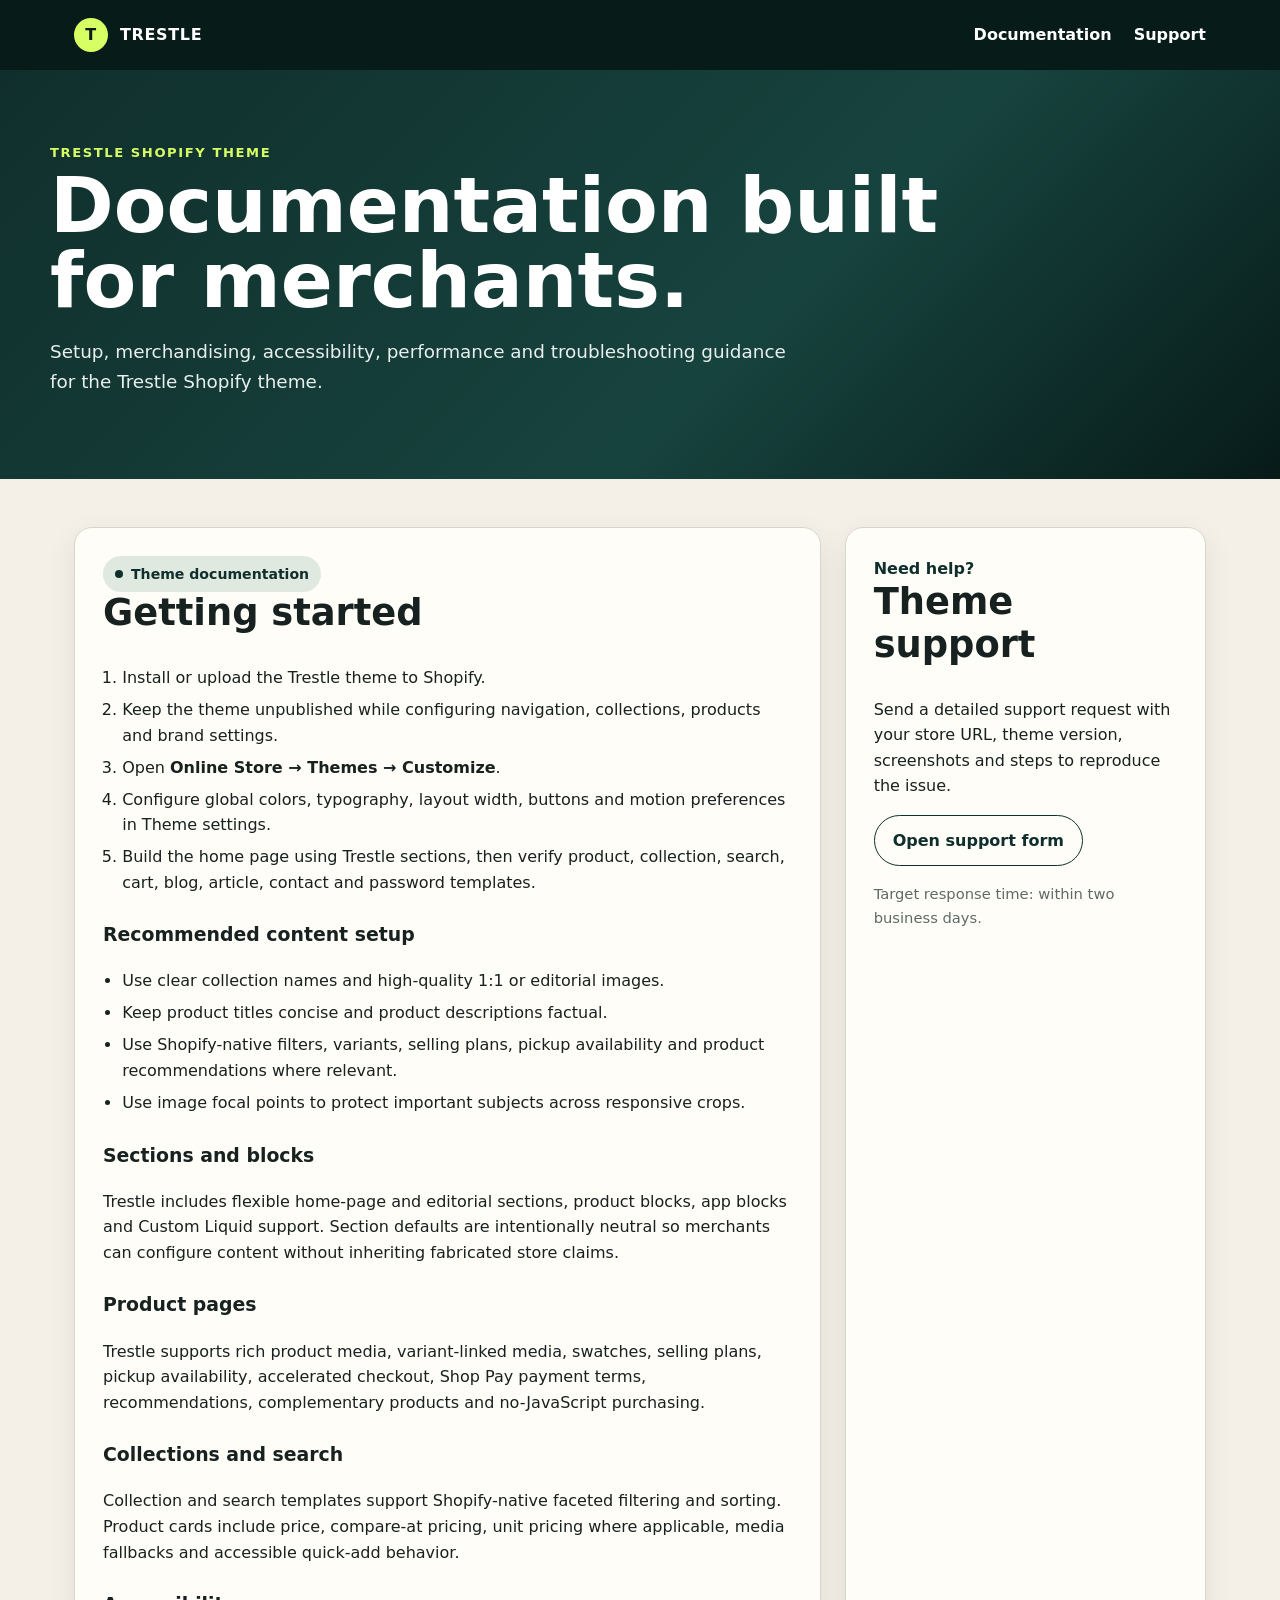
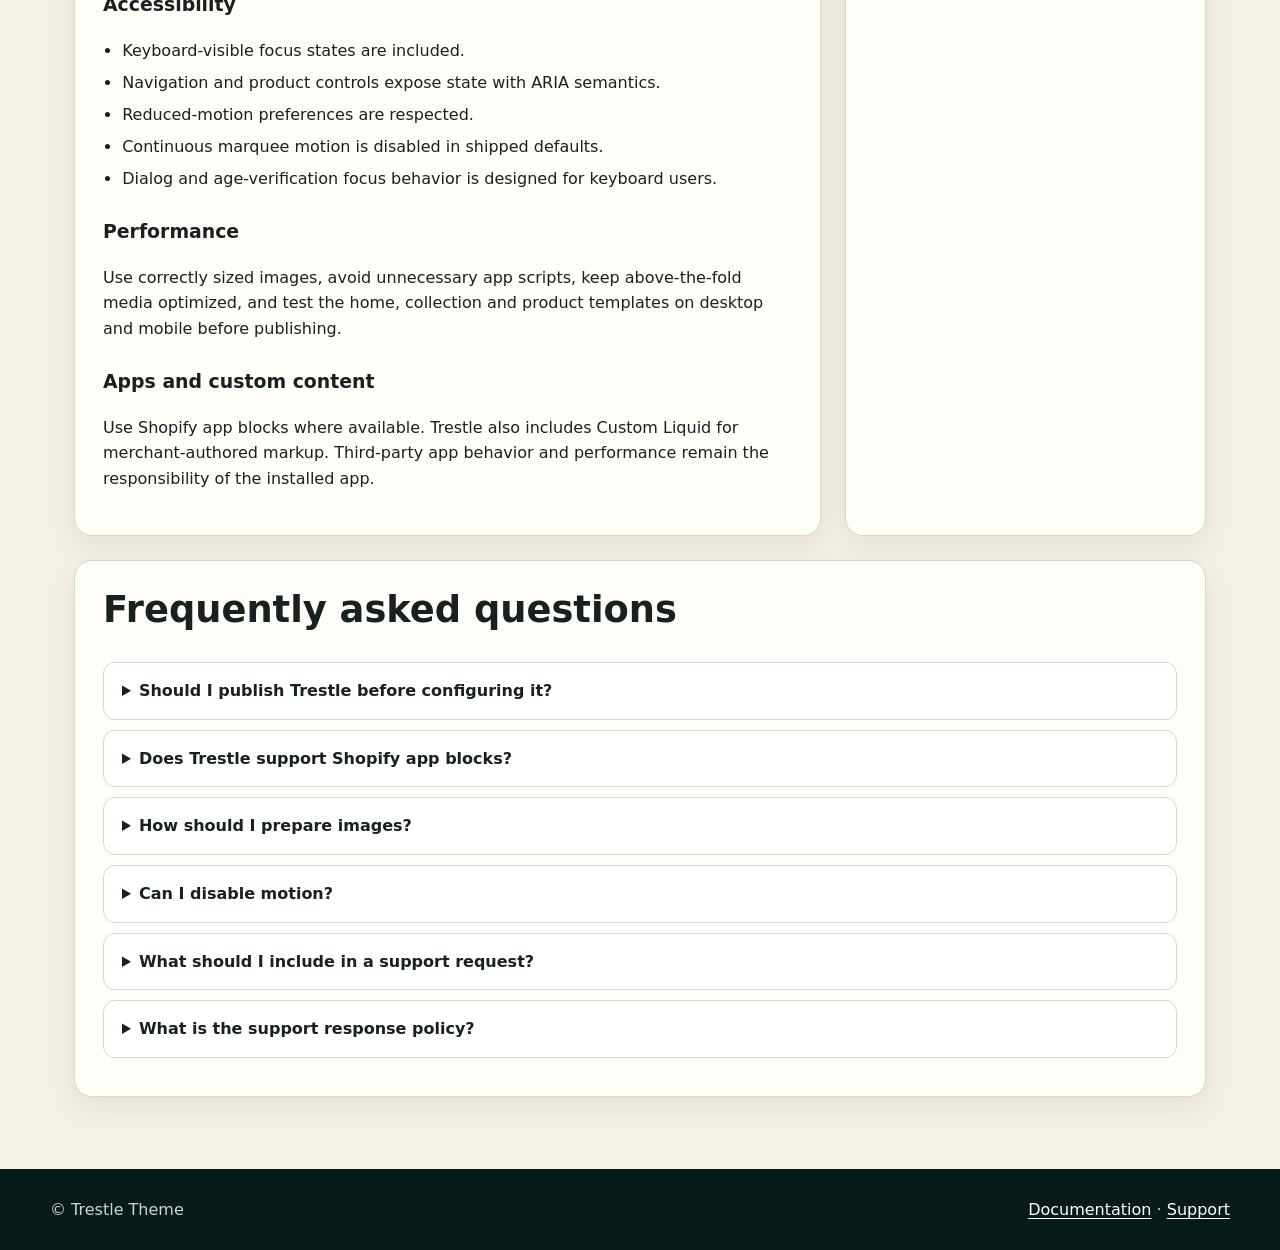
<file: index.html>
<!doctype html><html lang="en"><head><meta charset="utf-8"><meta name="viewport" content="width=device-width,initial-scale=1"><meta http-equiv="refresh" content="0;url=docs.html"><title>Trestle Theme</title></head><body><p><a href="docs.html">Open Trestle Theme Documentation</a></p></body></html>
</file>
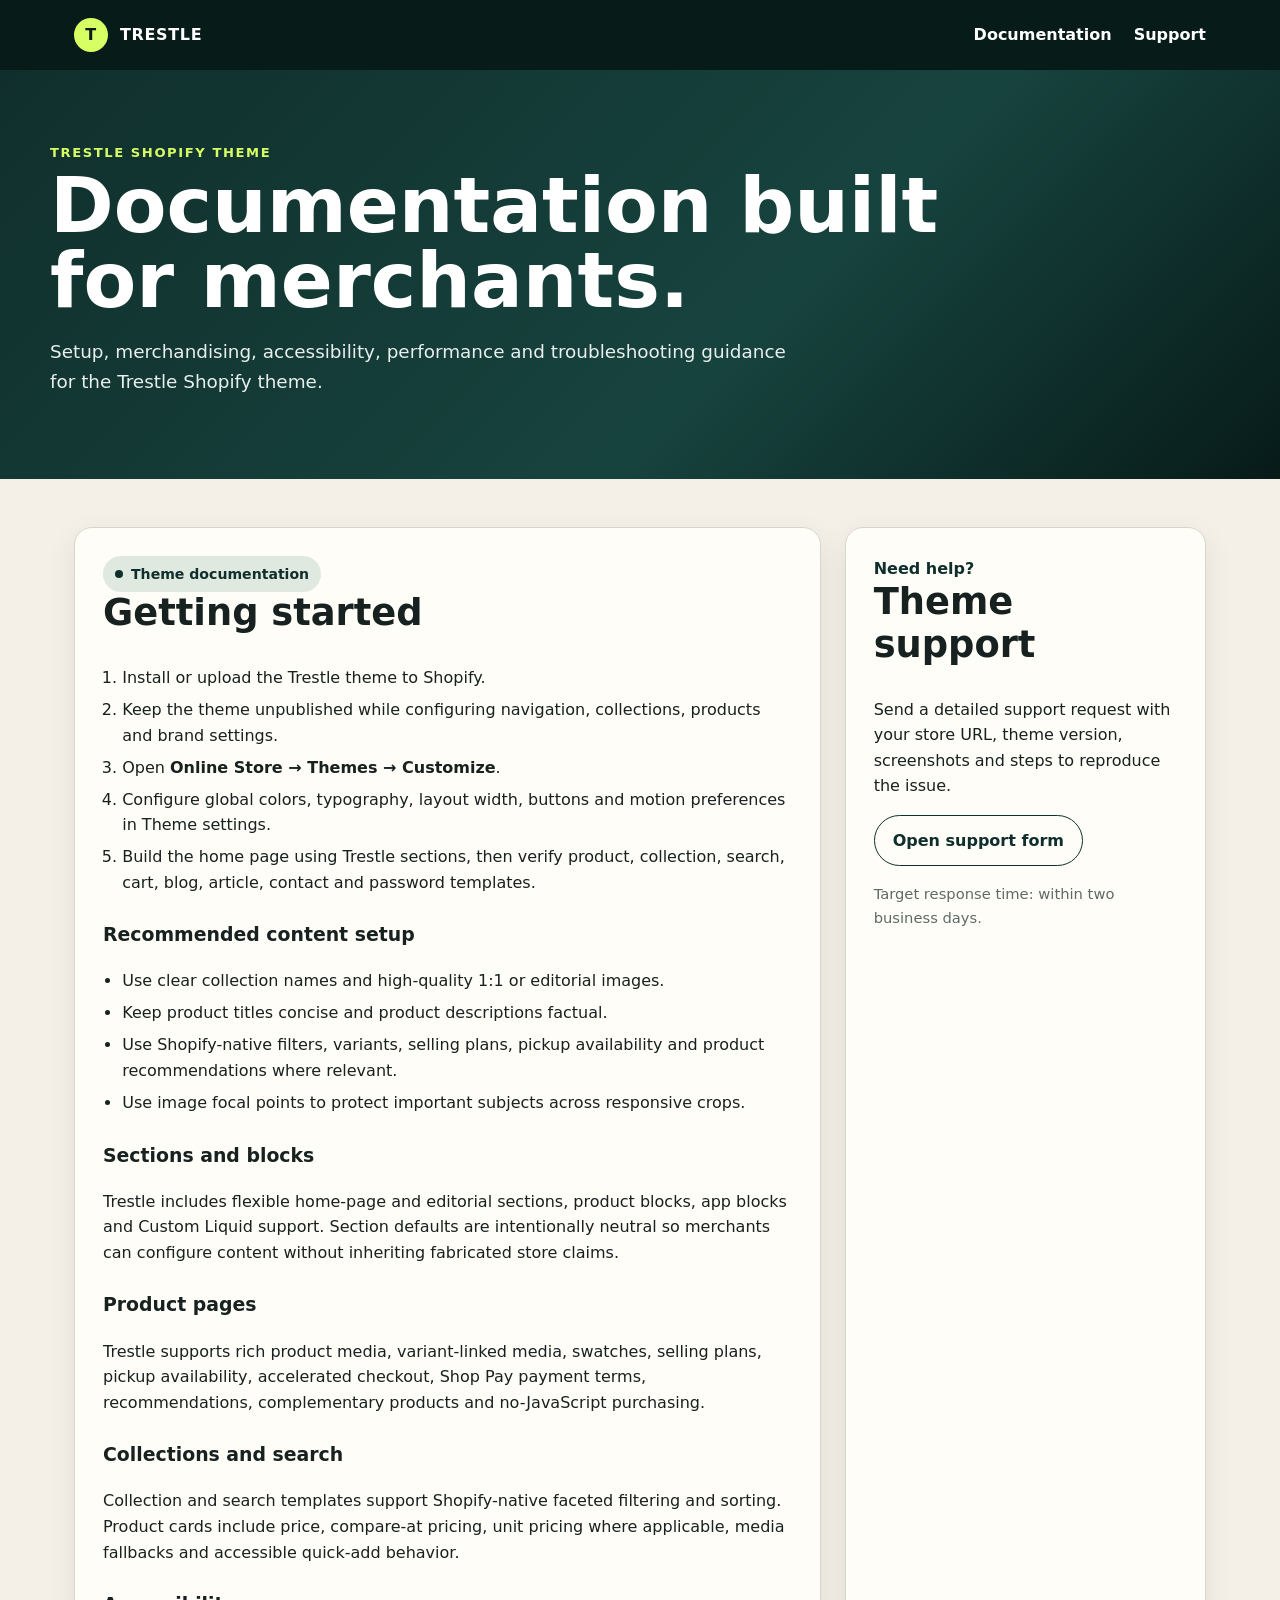
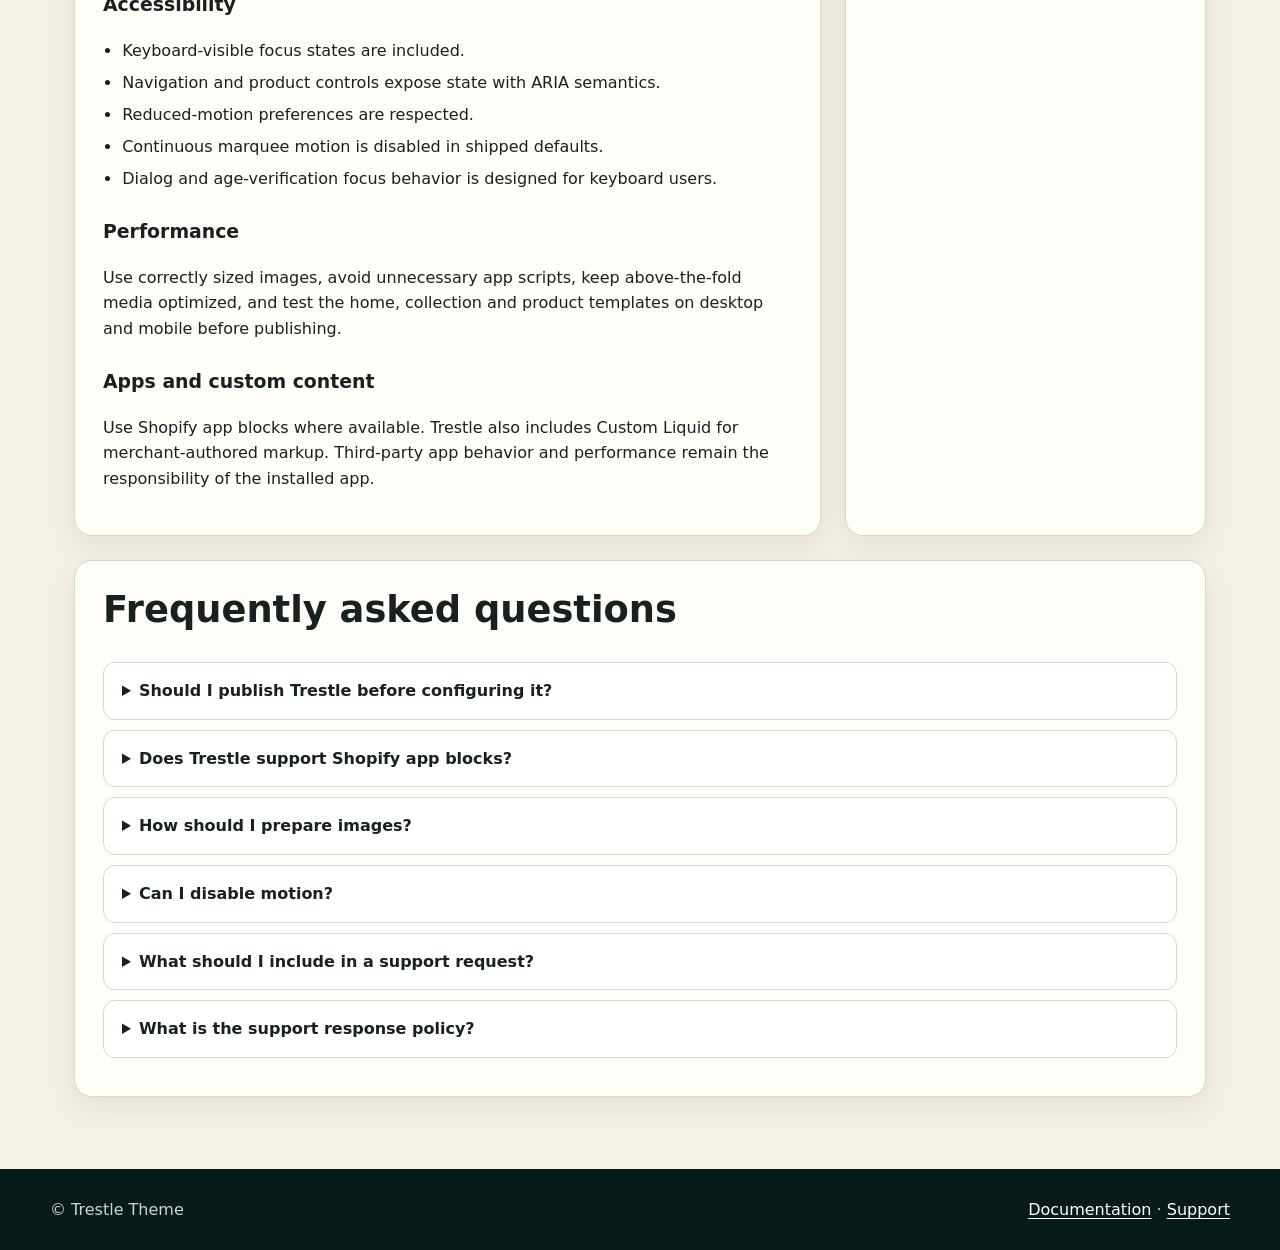
<file: docs.html>
<!doctype html><html lang="en"><head><meta charset="utf-8"><meta name="viewport" content="width=device-width,initial-scale=1"><meta name="description" content="Trestle Shopify theme documentation, setup guidance, accessibility notes and support information."><title>Trestle Theme Documentation</title><link rel="stylesheet" href="styles.css"></head><body><a class="skip-link" href="#main">Skip to content</a><header class="site-header"><div class="header-inner"><a class="brand" href="index.html"><span class="brand-mark">T</span><span>TRESTLE</span></a><nav aria-label="Primary"><a href="docs.html" aria-current="page">Documentation</a><a href="support.html">Support</a></nav></div></header><section class="hero"><div class="inner"><div class="eyebrow">Trestle Shopify Theme</div><h1>Documentation built for merchants.</h1><p>Setup, merchandising, accessibility, performance and troubleshooting guidance for the Trestle Shopify theme.</p></div></section><main id="main"><div class="grid"><section class="card col-8"><span class="badge">Theme documentation</span><h2>Getting started</h2><ol class="list-clean"><li>Install or upload the Trestle theme to Shopify.</li><li>Keep the theme unpublished while configuring navigation, collections, products and brand settings.</li><li>Open <strong>Online Store → Themes → Customize</strong>.</li><li>Configure global colors, typography, layout width, buttons and motion preferences in Theme settings.</li><li>Build the home page using Trestle sections, then verify product, collection, search, cart, blog, article, contact and password templates.</li></ol><h3>Recommended content setup</h3><ul class="list-clean"><li>Use clear collection names and high-quality 1:1 or editorial images.</li><li>Keep product titles concise and product descriptions factual.</li><li>Use Shopify-native filters, variants, selling plans, pickup availability and product recommendations where relevant.</li><li>Use image focal points to protect important subjects across responsive crops.</li></ul><h3>Sections and blocks</h3><p>Trestle includes flexible home-page and editorial sections, product blocks, app blocks and Custom Liquid support. Section defaults are intentionally neutral so merchants can configure content without inheriting fabricated store claims.</p><h3>Product pages</h3><p>Trestle supports rich product media, variant-linked media, swatches, selling plans, pickup availability, accelerated checkout, Shop Pay payment terms, recommendations, complementary products and no-JavaScript purchasing.</p><h3>Collections and search</h3><p>Collection and search templates support Shopify-native faceted filtering and sorting. Product cards include price, compare-at pricing, unit pricing where applicable, media fallbacks and accessible quick-add behavior.</p><h3>Accessibility</h3><ul class="list-clean"><li>Keyboard-visible focus states are included.</li><li>Navigation and product controls expose state with ARIA semantics.</li><li>Reduced-motion preferences are respected.</li><li>Continuous marquee motion is disabled in shipped defaults.</li><li>Dialog and age-verification focus behavior is designed for keyboard users.</li></ul><h3>Performance</h3><p>Use correctly sized images, avoid unnecessary app scripts, keep above-the-fold media optimized, and test the home, collection and product templates on desktop and mobile before publishing.</p><h3>Apps and custom content</h3><p>Use Shopify app blocks where available. Trestle also includes Custom Liquid for merchant-authored markup. Third-party app behavior and performance remain the responsibility of the installed app.</p></section><aside class="card col-4"><div class="kicker">Need help?</div><h2>Theme support</h2><p>Send a detailed support request with your store URL, theme version, screenshots and steps to reproduce the issue.</p><p><a class="secondary" href="support.html">Open support form</a></p><p class="meta">Target response time: within two business days.</p></aside><section class="card col-12 faq"><h2>Frequently asked questions</h2><details><summary>Should I publish Trestle before configuring it?</summary><p>No. Configure and test the theme while it is unpublished, then publish only after navigation, catalog, checkout handoff and responsive QA are complete.</p></details><details><summary>Does Trestle support Shopify app blocks?</summary><p>Yes. Use app blocks in supported sections instead of hard-coding app snippets whenever the app provides them.</p></details><details><summary>How should I prepare images?</summary><p>Use high-quality source images with enough resolution for responsive crops. Set Shopify focal points where the subject must remain visible at different aspect ratios.</p></details><details><summary>Can I disable motion?</summary><p>Trestle respects operating-system reduced-motion preferences. Merchant-configurable motion should remain purposeful and avoid continuous movement that shoppers cannot control.</p></details><details><summary>What should I include in a support request?</summary><p>Include the store URL, theme version, affected page, browser/device, steps to reproduce, expected behavior, actual behavior and screenshots or recordings when useful.</p></details><details><summary>What is the support response policy?</summary><p>Support requests should receive an initial response within two business days. Complex issues may require additional investigation after the initial response.</p></details></section></div></main><footer><div class="inner"><span>© Trestle Theme</span><span><a href="docs.html">Documentation</a> · <a href="support.html">Support</a></span></div></footer></body></html>
</file>
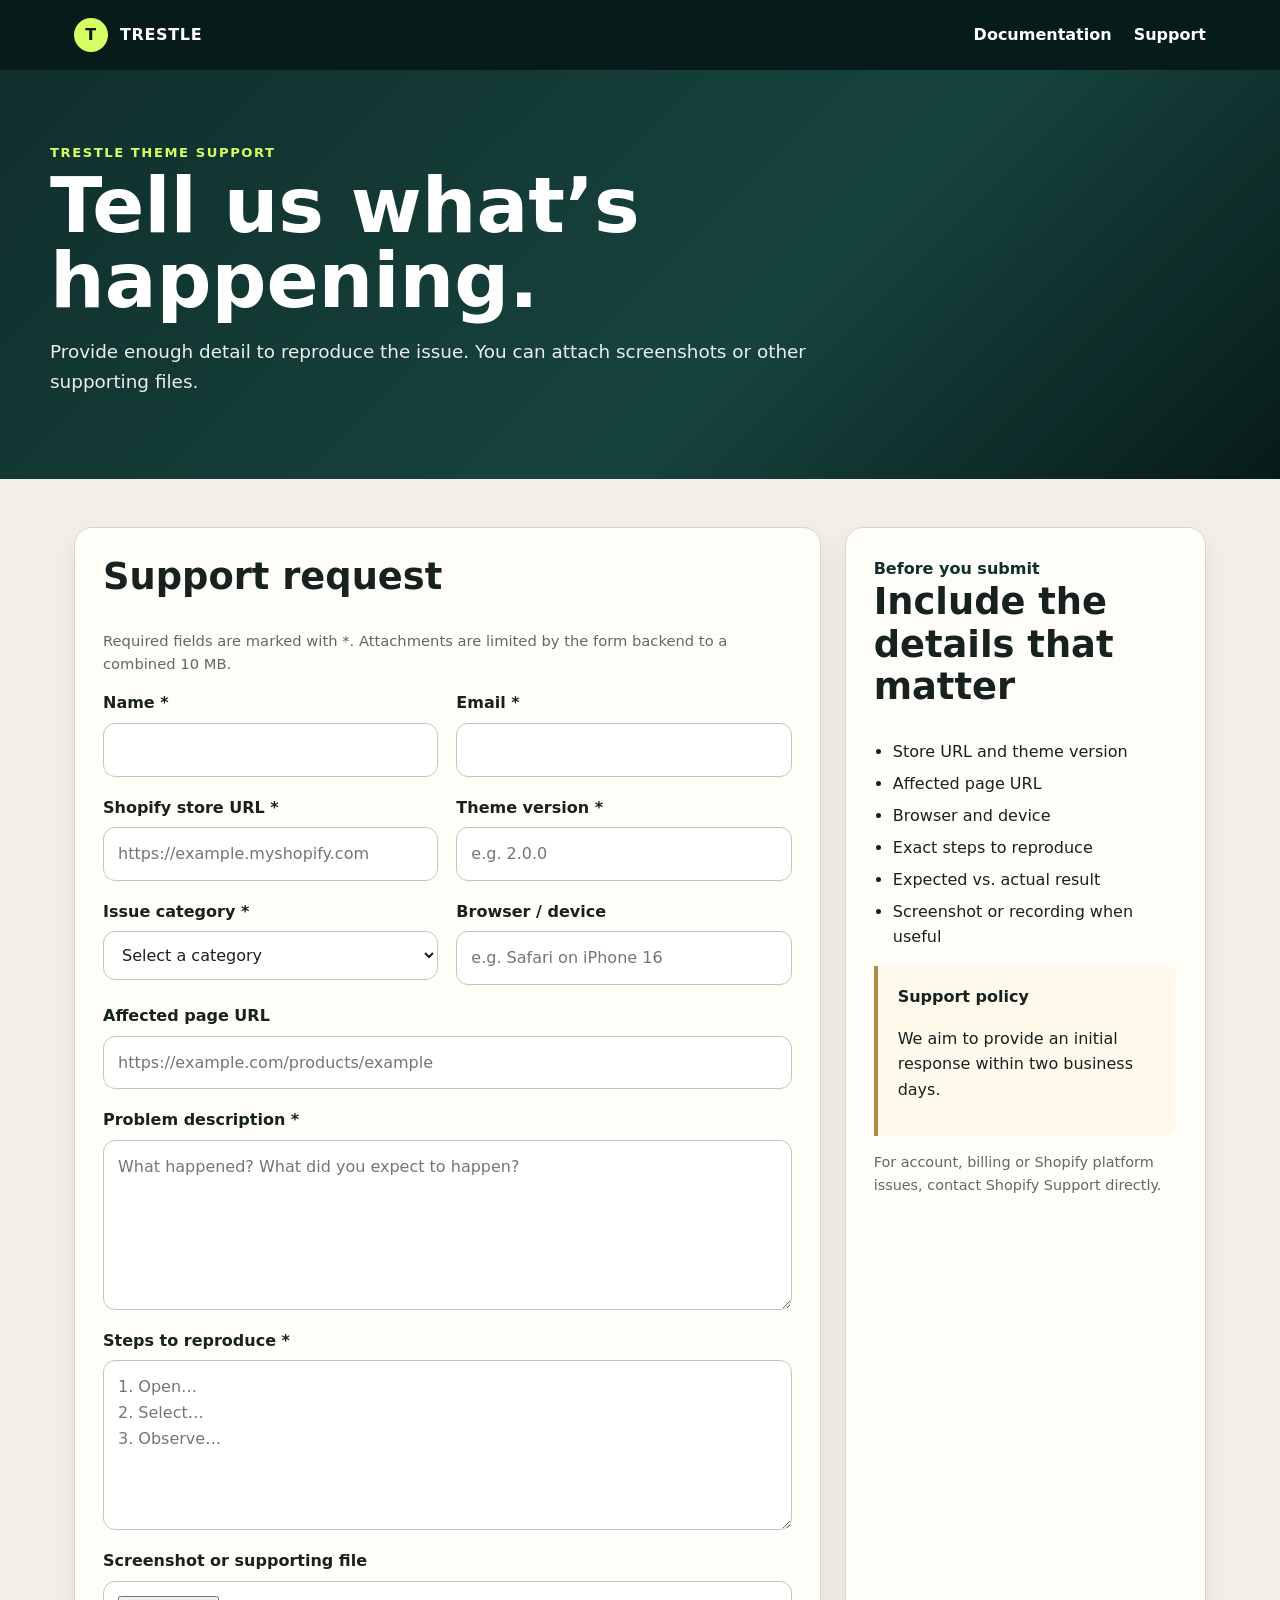
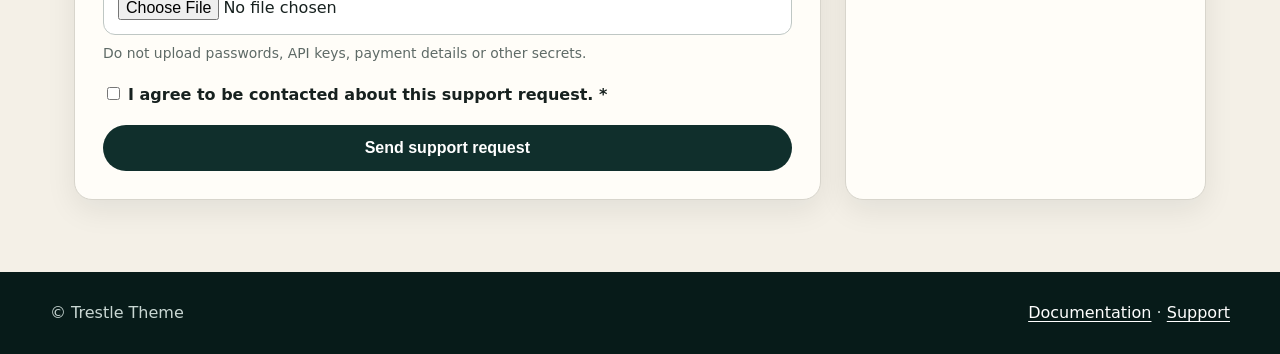
<file: support.html>
<!doctype html><html lang="en"><head><meta charset="utf-8"><meta name="viewport" content="width=device-width,initial-scale=1"><meta name="description" content="Contact Trestle Theme support."><title>Trestle Theme Support</title><link rel="stylesheet" href="styles.css"></head><body><a class="skip-link" href="#main">Skip to content</a><header class="site-header"><div class="header-inner"><a class="brand" href="index.html"><span class="brand-mark">T</span><span>TRESTLE</span></a><nav aria-label="Primary"><a href="docs.html">Documentation</a><a href="support.html" aria-current="page">Support</a></nav></div></header><section class="hero"><div class="inner"><div class="eyebrow">Trestle Theme Support</div><h1>Tell us what’s happening.</h1><p>Provide enough detail to reproduce the issue. You can attach screenshots or other supporting files.</p></div></section><main id="main"><div class="grid"><section class="card col-8"><h2>Support request</h2><p class="meta">Required fields are marked with *. Attachments are limited by the form backend to a combined 10 MB.</p><form action="https://formsubmit.co/aloush1994.ai8@gmail.com" method="POST" enctype="multipart/form-data"><input type="hidden" name="_subject" value="Trestle Theme Support Request"><input type="hidden" name="_template" value="table"><input type="hidden" name="_next" value="https://aloush1994ai8.github.io/trestle-theme-docs/thanks.html"><input type="hidden" name="_autoresponse" value="Thanks for contacting Trestle Theme Support. We received your request and aim to send an initial response within two business days. Please keep this email for your records."><input type="text" name="_honey" tabindex="-1" autocomplete="off" style="display:none"><div class="form-grid"><div class="field"><label for="name">Name *</label><input id="name" name="name" autocomplete="name" required></div><div class="field"><label for="email">Email *</label><input id="email" name="email" type="email" autocomplete="email" required></div><div class="field"><label for="store_url">Shopify store URL *</label><input id="store_url" name="store_url" type="url" placeholder="https://example.myshopify.com" required></div><div class="field"><label for="theme_version">Theme version *</label><input id="theme_version" name="theme_version" placeholder="e.g. 2.0.0" required></div><div class="field"><label for="issue_category">Issue category *</label><select id="issue_category" name="issue_category" required><option value="">Select a category</option><option>Theme setup</option><option>Homepage / sections</option><option>Product page</option><option>Collection / search</option><option>Cart / checkout handoff</option><option>Navigation / header / footer</option><option>Accessibility</option><option>Performance</option><option>App compatibility</option><option>Other</option></select></div><div class="field"><label for="browser_device">Browser / device</label><input id="browser_device" name="browser_device" placeholder="e.g. Safari on iPhone 16"></div><div class="field full"><label for="page_url">Affected page URL</label><input id="page_url" name="page_url" type="url" placeholder="https://example.com/products/example"></div><div class="field full"><label for="description">Problem description *</label><textarea id="description" name="description" required placeholder="What happened? What did you expect to happen?"></textarea></div><div class="field full"><label for="steps">Steps to reproduce *</label><textarea id="steps" name="steps_to_reproduce" required placeholder="1. Open…&#10;2. Select…&#10;3. Observe…"></textarea></div><div class="field full"><label for="attachment">Screenshot or supporting file</label><input id="attachment" name="attachment" type="file" accept=".png,.jpg,.jpeg,.webp,.gif,.pdf,.txt,.log,.zip"><span class="hint">Do not upload passwords, API keys, payment details or other secrets.</span></div><div class="field full"><label><input type="checkbox" name="consent" value="I agree to be contacted about this support request" required style="width:auto;margin-right:8px">I agree to be contacted about this support request. *</label></div><div class="field full"><button type="submit">Send support request</button></div></div></form></section><aside class="card col-4"><div class="kicker">Before you submit</div><h2>Include the details that matter</h2><ul class="list-clean"><li>Store URL and theme version</li><li>Affected page URL</li><li>Browser and device</li><li>Exact steps to reproduce</li><li>Expected vs. actual result</li><li>Screenshot or recording when useful</li></ul><div class="callout"><strong>Support policy</strong><p>We aim to provide an initial response within two business days.</p></div><p class="notice">For account, billing or Shopify platform issues, contact Shopify Support directly.</p></aside></div></main><footer><div class="inner"><span>© Trestle Theme</span><span><a href="docs.html">Documentation</a> · <a href="support.html">Support</a></span></div></footer></body></html>
</file>
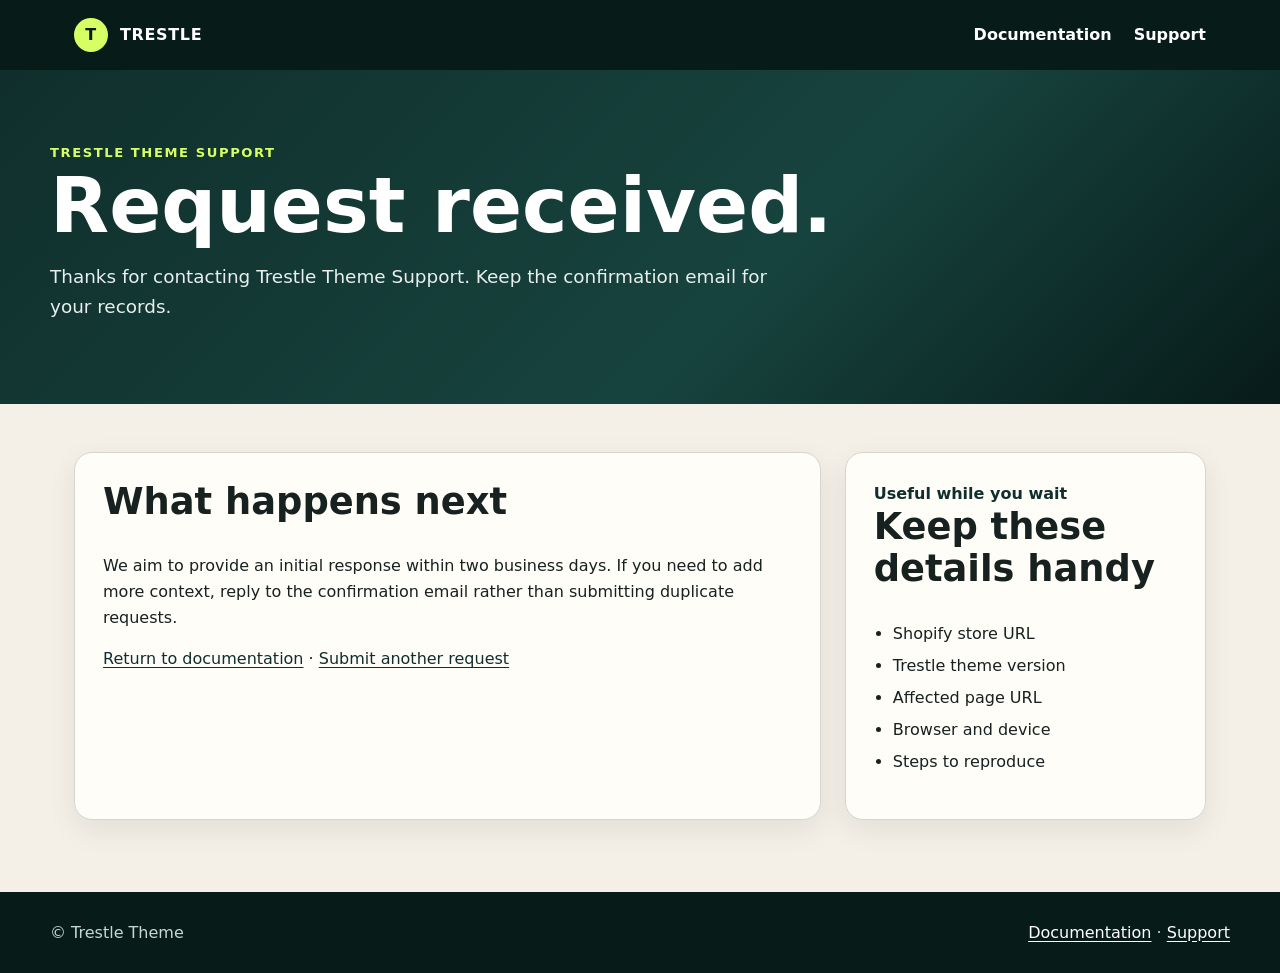
<file: thanks.html>
<!doctype html><html lang="en"><head><meta charset="utf-8"><meta name="viewport" content="width=device-width,initial-scale=1"><meta name="description" content="Trestle Theme support request received."><title>Support Request Received — Trestle Theme</title><link rel="stylesheet" href="styles.css"></head><body><a class="skip-link" href="#main">Skip to content</a><header class="site-header"><div class="header-inner"><a class="brand" href="index.html"><span class="brand-mark">T</span><span>TRESTLE</span></a><nav aria-label="Primary"><a href="docs.html">Documentation</a><a href="support.html">Support</a></nav></div></header><section class="hero"><div class="inner"><div class="eyebrow">Trestle Theme Support</div><h1>Request received.</h1><p>Thanks for contacting Trestle Theme Support. Keep the confirmation email for your records.</p></div></section><main id="main"><div class="grid"><section class="card col-8"><h2>What happens next</h2><p>We aim to provide an initial response within two business days. If you need to add more context, reply to the confirmation email rather than submitting duplicate requests.</p><p><a href="docs.html">Return to documentation</a> · <a href="support.html">Submit another request</a></p></section><aside class="card col-4"><div class="kicker">Useful while you wait</div><h2>Keep these details handy</h2><ul class="list-clean"><li>Shopify store URL</li><li>Trestle theme version</li><li>Affected page URL</li><li>Browser and device</li><li>Steps to reproduce</li></ul></aside></div></main><footer><div class="inner"><span>© Trestle Theme</span><span><a href="docs.html">Documentation</a> · <a href="support.html">Support</a></span></div></footer></body></html>
</file>
<file: styles.css>
:root{--forest:#102f2c;--forest-mid:#17433e;--forest-deep:#071b19;--sage:#dfe9df;--cream:#f4f0e7;--paper:#fffdf8;--lime:#d7ff64;--brass:#b08a4a;--text:#17211f;--muted:#5e6a66;--border:#d8d5cc;--radius:18px;--shadow:0 10px 30px rgba(7,27,25,.08)}
*{box-sizing:border-box}html{scroll-behavior:smooth}body{margin:0;font-family:Inter,ui-sans-serif,system-ui,-apple-system,BlinkMacSystemFont,"Segoe UI",sans-serif;color:var(--text);background:var(--cream);line-height:1.6}a{color:var(--forest);text-underline-offset:3px}a:focus-visible,button:focus-visible,input:focus-visible,select:focus-visible,textarea:focus-visible{outline:3px solid var(--lime);outline-offset:3px}.skip-link{position:absolute;left:-9999px}.skip-link:focus{left:1rem;top:1rem;z-index:9999;background:white;padding:.75rem 1rem;border-radius:10px}.site-header{background:var(--forest-deep);color:#fff}.header-inner{max-width:1180px;margin:auto;display:flex;align-items:center;justify-content:space-between;padding:18px 24px;gap:20px}.brand{display:flex;align-items:center;gap:12px;color:#fff;text-decoration:none;font-weight:800;letter-spacing:.04em}.brand-mark{width:34px;height:34px;border-radius:50%;display:grid;place-items:center;background:var(--lime);color:var(--forest-deep);font-weight:900}nav{display:flex;gap:22px;flex-wrap:wrap}nav a{color:#fff;text-decoration:none;font-weight:600}.hero{background:linear-gradient(135deg,var(--forest),var(--forest-mid) 60%,var(--forest-deep));color:#fff;padding:72px 24px 64px}.hero .inner{max-width:1180px;margin:auto}.eyebrow{color:var(--lime);font-weight:800;text-transform:uppercase;letter-spacing:.12em;font-size:.82rem}h1{font-size:clamp(2.3rem,6vw,5rem);line-height:.98;margin:.3rem 0 1.2rem;max-width:900px}.hero p{font-size:1.15rem;max-width:760px;color:#e8efed}main{max-width:1180px;margin:auto;padding:48px 24px 72px}.grid{display:grid;grid-template-columns:repeat(12,1fr);gap:24px}.card{background:var(--paper);border:1px solid var(--border);border-radius:var(--radius);box-shadow:var(--shadow);padding:28px}.col-8{grid-column:span 8}.col-4{grid-column:span 4}.col-12{grid-column:span 12}h2{font-size:clamp(1.6rem,3vw,2.3rem);line-height:1.15;margin-top:0}h3{font-size:1.18rem;margin-top:1.5rem}.kicker{color:var(--forest);font-weight:800}.badge{display:inline-flex;align-items:center;gap:8px;background:var(--sage);color:var(--forest);border-radius:999px;padding:7px 12px;font-size:.88rem;font-weight:700}.badge:before{content:"";width:8px;height:8px;border-radius:50%;background:var(--forest)}.list-clean{padding-left:1.2rem}.list-clean li{margin:.4rem 0}.callout{border-left:4px solid var(--brass);padding:18px 20px;background:#fff9ec;border-radius:0 12px 12px 0}.form-grid{display:grid;grid-template-columns:1fr 1fr;gap:18px}.field{display:flex;flex-direction:column;gap:7px}.field.full{grid-column:1/-1}label{font-weight:750}.hint{font-size:.87rem;color:var(--muted)}input,select,textarea{width:100%;border:1px solid #bfc7c4;border-radius:12px;background:#fff;color:var(--text);padding:13px 14px;font:inherit}textarea{min-height:170px;resize:vertical}button{border:0;border-radius:999px;background:var(--forest);color:#fff;font-weight:800;padding:14px 24px;font-size:1rem;cursor:pointer}button:hover{background:var(--forest-mid)}.secondary{display:inline-flex;text-decoration:none;border:1px solid var(--forest);border-radius:999px;padding:12px 18px;font-weight:800}.meta{color:var(--muted);font-size:.92rem}.faq details{background:#fff;border:1px solid var(--border);border-radius:12px;padding:15px 18px;margin:10px 0}.faq summary{font-weight:800;cursor:pointer}footer{background:var(--forest-deep);color:#c9d7d3;padding:28px 24px}footer .inner{max-width:1180px;margin:auto;display:flex;justify-content:space-between;gap:16px;flex-wrap:wrap}footer a{color:#fff}.notice{font-size:.9rem;color:var(--muted)}@media(max-width:820px){.header-inner{align-items:flex-start;flex-direction:column}.col-8,.col-4{grid-column:1/-1}.form-grid{grid-template-columns:1fr}.field.full{grid-column:auto}.hero{padding-top:50px}}
</file>
